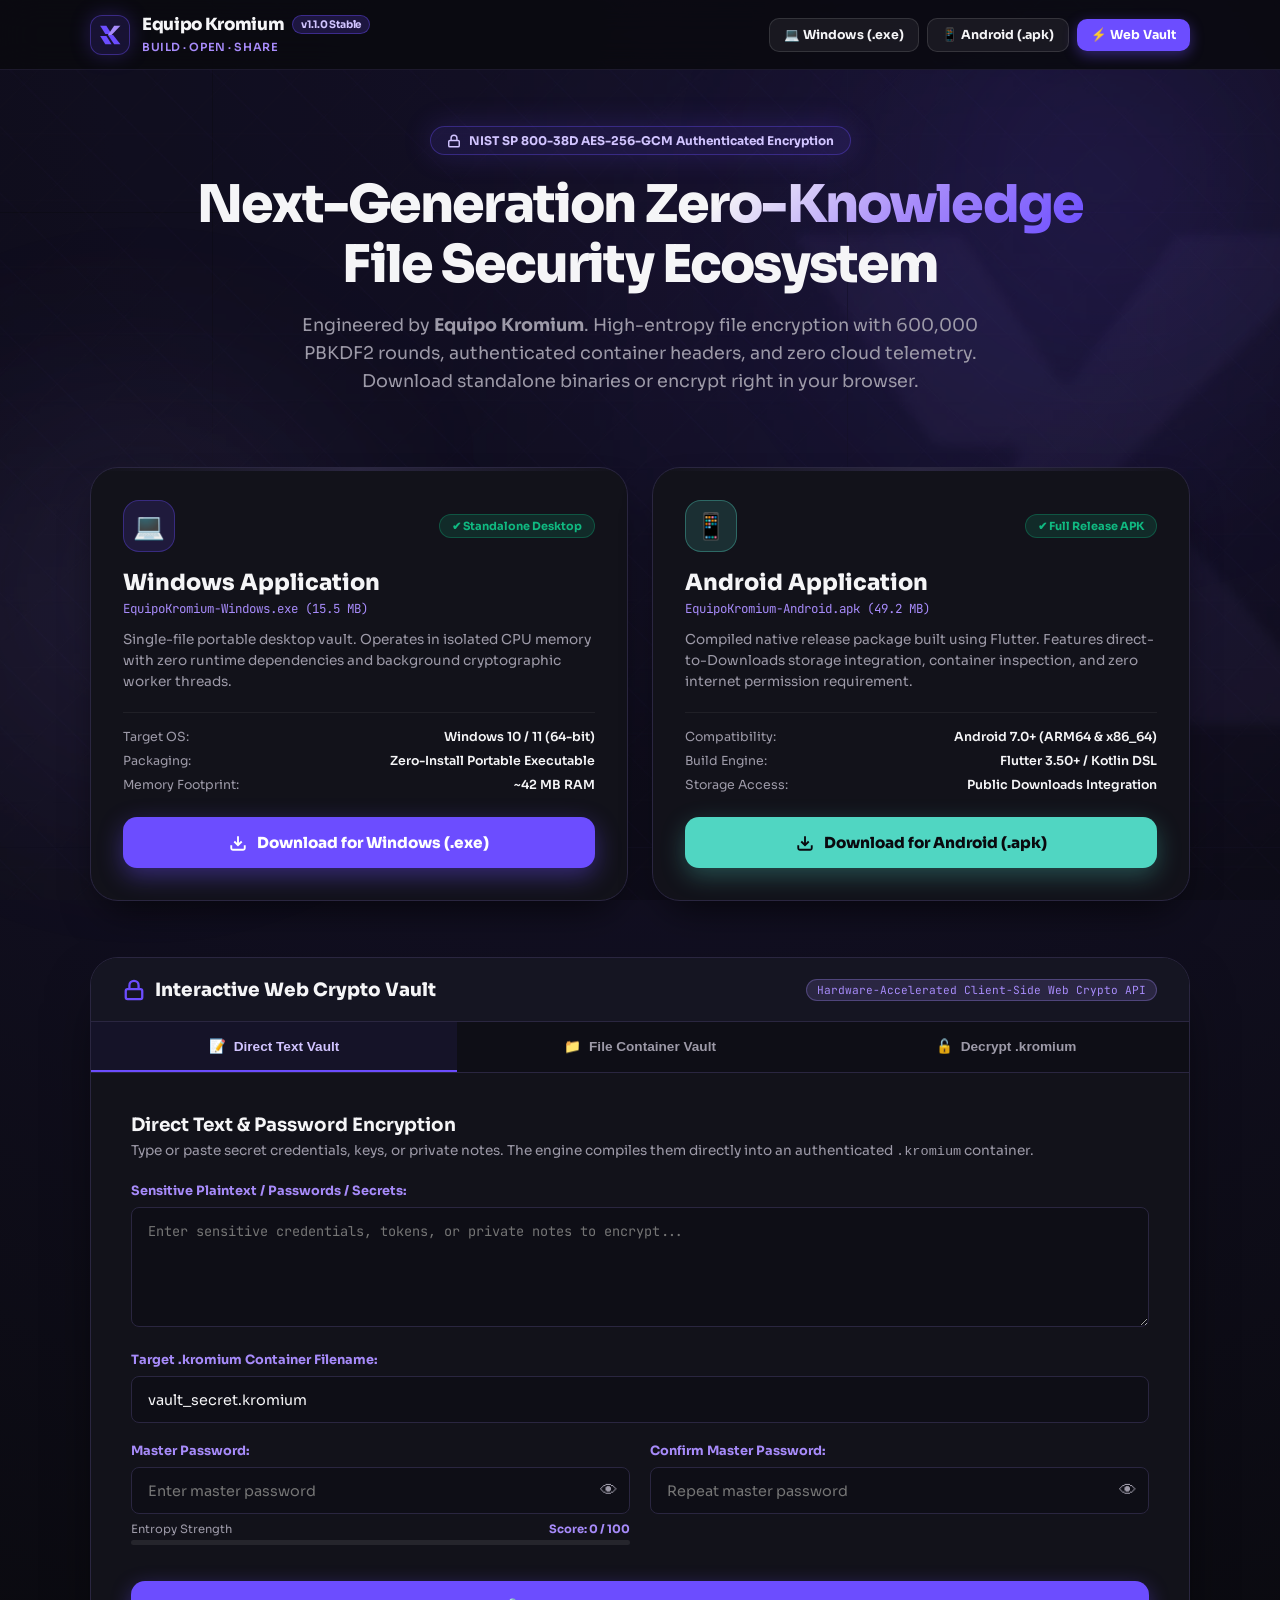
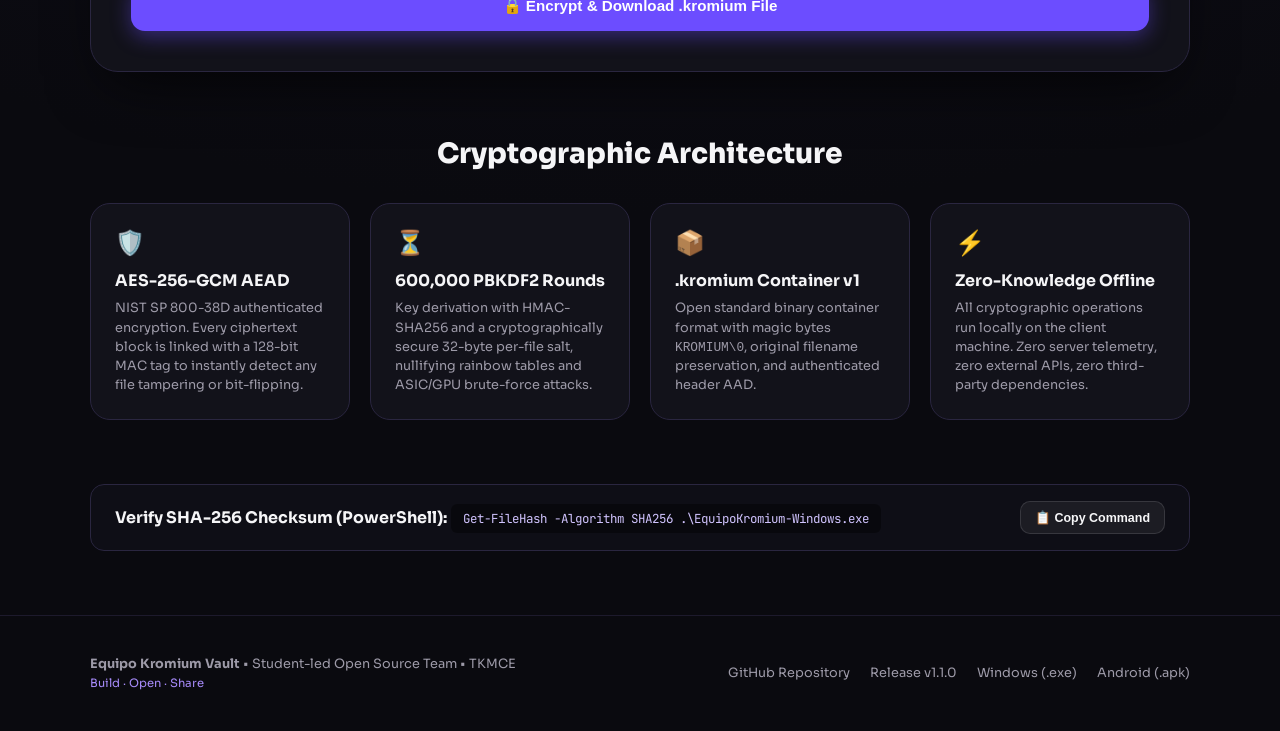
<file: index.html>
<!DOCTYPE html>
<html lang="en">
<head>
  <meta charset="UTF-8">
  <meta name="viewport" content="width=device-width, initial-scale=1.0">
  <title>Equipo Kromium Vault — Authenticated File Security Ecosystem</title>
  <meta name="description" content="Official Zero-Knowledge File Security Ecosystem by Equipo Kromium. Direct downloads for Windows (.exe) and Android (.apk), and instant in-browser client-side Web Vault powered by NIST SP 800-38D AES-256-GCM and PBKDF2.">
  <meta name="theme-color" content="#0A0A0F">

  <!-- PWA Manifest & Icons -->
  <link rel="manifest" href="manifest.webmanifest">
  <link rel="icon" type="image/x-icon" href="assets/favicon.ico">
  <link rel="icon" type="image/png" sizes="192x192" href="assets/icon-192.png">
  <link rel="apple-touch-icon" href="assets/icon-192.png">

  <!-- Optimized Google Fonts Loading (Display Swap, Preconnect) -->
  <link rel="preconnect" href="https://fonts.googleapis.com">
  <link rel="preconnect" href="https://fonts.gstatic.com" crossorigin>
  <link href="https://fonts.googleapis.com/css2?family=JetBrains+Mono:wght@400;600;700&family=Sora:wght@300;400;600;700;800&display=swap" rel="stylesheet">

  <link rel="stylesheet" href="style.css">
</head>
<body>
  <!-- Background Art & Ambient Glows -->
  <div class="bg-art-layer" aria-hidden="true"></div>
  <div class="ambient-glow glow-1" aria-hidden="true"></div>
  <div class="ambient-glow glow-2" aria-hidden="true"></div>

  <!-- Toast Notice -->
  <div id="toast" role="status" aria-live="polite"></div>

  <!-- App Header -->
  <header class="app-header">
    <div class="container header-flex">
      <a href="./" class="brand-combo">
        <svg class="brand-emblem-svg" viewBox="0 0 100 100" fill="none" xmlns="http://www.w3.org/2000/svg" aria-label="Equipo Kromium Logo">
          <polygon points="12,14 36,14 56,46 32,46" fill="#6C4DFF" />
          <polygon points="12,54 36,54 56,86 32,86" fill="#6C4DFF" />
          <polygon points="66,14 90,14 56,50 42,50" fill="#A78BFA" />
          <polygon points="42,50 62,50 90,86 66,86" fill="#6C4DFF" />
        </svg>
        <div class="brand-meta">
          <h1>Equipo Kromium <span class="version-pill">v1.1.0 Stable</span></h1>
          <span class="tagline">Build &middot; Open &middot; Share</span>
        </div>
      </a>

      <nav class="header-nav">
        <a href="https://github.com/creatorspara/equipo-kromium-vault/releases/latest/download/EquipoKromium-Windows.exe" class="btn-sm btn-ghost">
          <span>💻 Windows (.exe)</span>
        </a>
        <a href="https://github.com/creatorspara/equipo-kromium-vault/releases/latest/download/EquipoKromium-Android.apk" class="btn-sm btn-ghost">
          <span>📱 Android (.apk)</span>
        </a>
        <a href="#web-vault" class="btn-sm btn-primary-sm">
          <span>⚡ Web Vault</span>
        </a>
      </nav>
    </div>
  </header>

  <!-- Main Content -->
  <main class="container">
    <!-- Hero Section -->
    <section class="hero-section">
      <div class="badge-tag">
        <svg width="14" height="14" viewBox="0 0 24 24" fill="none" stroke="currentColor" stroke-width="2.5"><rect x="3" y="11" width="18" height="11" rx="2" ry="2"></rect><path d="M7 11V7a5 5 0 0 1 10 0v4"></path></svg>
        NIST SP 800-38D AES-256-GCM Authenticated Encryption
      </div>
      <h2 class="hero-title">
        Next-Generation <span class="gradient-text">Zero-Knowledge</span><br>File Security Ecosystem
      </h2>
      <p class="hero-desc">
        Engineered by <strong>Equipo Kromium</strong>. High-entropy file encryption with 600,000 PBKDF2 rounds, authenticated container headers, and zero cloud telemetry. Download standalone binaries or encrypt right in your browser.
      </p>
    </section>

    <!-- Platform Download Cards -->
    <section class="download-grid" id="downloads">
      <!-- Windows PC Card -->
      <article class="download-card">
        <div>
          <div class="card-header-row">
            <div class="platform-icon icon-pc">💻</div>
            <span class="status-badge badge-green">✔ Standalone Desktop</span>
          </div>
          <h3 class="card-title">Windows Application</h3>
          <div class="card-filename">EquipoKromium-Windows.exe (15.5 MB)</div>
          <p class="card-body-text">
            Single-file portable desktop vault. Operates in isolated CPU memory with zero runtime dependencies and background cryptographic worker threads.
          </p>
          <div class="specs-list">
            <div class="row"><span>Target OS:</span><span class="val">Windows 10 / 11 (64-bit)</span></div>
            <div class="row"><span>Packaging:</span><span class="val">Zero-Install Portable Executable</span></div>
            <div class="row"><span>Memory Footprint:</span><span class="val">~42 MB RAM</span></div>
          </div>
        </div>
        <a href="https://github.com/creatorspara/equipo-kromium-vault/releases/latest/download/EquipoKromium-Windows.exe" class="btn-download-lg btn-pc">
          <svg width="18" height="18" viewBox="0 0 24 24" fill="none" stroke="currentColor" stroke-width="2.5"><path d="M21 15v4a2 2 0 0 1-2 2H5a2 2 0 0 1-2-2v-4"></path><polyline points="7 10 12 15 17 10"></polyline><line x1="12" y1="15" x2="12" y2="3"></line></svg>
          Download for Windows (.exe)
        </a>
      </article>

      <!-- Android APK Card -->
      <article class="download-card">
        <div>
          <div class="card-header-row">
            <div class="platform-icon icon-android">📱</div>
            <span class="status-badge badge-green">✔ Full Release APK</span>
          </div>
          <h3 class="card-title">Android Application</h3>
          <div class="card-filename">EquipoKromium-Android.apk (49.2 MB)</div>
          <p class="card-body-text">
            Compiled native release package built using Flutter. Features direct-to-Downloads storage integration, container inspection, and zero internet permission requirement.
          </p>
          <div class="specs-list">
            <div class="row"><span>Compatibility:</span><span class="val">Android 7.0+ (ARM64 &amp; x86_64)</span></div>
            <div class="row"><span>Build Engine:</span><span class="val">Flutter 3.50+ / Kotlin DSL</span></div>
            <div class="row"><span>Storage Access:</span><span class="val">Public Downloads Integration</span></div>
          </div>
        </div>
        <a href="https://github.com/creatorspara/equipo-kromium-vault/releases/latest/download/EquipoKromium-Android.apk" class="btn-download-lg btn-android">
          <svg width="18" height="18" viewBox="0 0 24 24" fill="none" stroke="currentColor" stroke-width="2.5"><path d="M21 15v4a2 2 0 0 1-2 2H5a2 2 0 0 1-2-2v-4"></path><polyline points="7 10 12 15 17 10"></polyline><line x1="12" y1="15" x2="12" y2="3"></line></svg>
          Download for Android (.apk)
        </a>
      </article>
    </section>

    <!-- Interactive Client-Side Web Vault -->
    <section class="vault-section" id="web-vault">
      <div class="vault-wrapper">
        <div class="vault-header-bar">
          <div class="vault-header-title">
            <svg width="22" height="22" viewBox="0 0 24 24" fill="none" stroke="#6C4DFF" stroke-width="2.5"><rect x="3" y="11" width="18" height="11" rx="2" ry="2"></rect><path d="M7 11V7a5 5 0 0 1 10 0v4"></path></svg>
            <h2>Interactive Web Crypto Vault</h2>
          </div>
          <span class="spec-chip">Hardware-Accelerated Client-Side Web Crypto API</span>
        </div>

        <!-- Navigation Tabs -->
        <nav class="vault-nav-tabs" role="tablist">
          <button class="tab-btn active" data-tab="tab-text" role="tab">
            <span>📝</span> Direct Text Vault
          </button>
          <button class="tab-btn" data-tab="tab-file" role="tab">
            <span>📁</span> File Container Vault
          </button>
          <button class="tab-btn" data-tab="tab-decrypt" role="tab">
            <span>🔓</span> Decrypt .kromium
          </button>
        </nav>

        <!-- TAB 1: Direct Text Encryption -->
        <div class="tab-content active" id="tab-text" role="tabpanel">
          <div class="intro-desc">
            <h3>Direct Text &amp; Password Encryption</h3>
            <p>Type or paste secret credentials, keys, or private notes. The engine compiles them directly into an authenticated <code>.kromium</code> container.</p>
          </div>

          <div class="form-group">
            <label for="text-input">Sensitive Plaintext / Passwords / Secrets:</label>
            <textarea id="text-input" placeholder="Enter sensitive credentials, tokens, or private notes to encrypt..."></textarea>
          </div>

          <div class="form-group">
            <label for="text-filename">Target .kromium Container Filename:</label>
            <input type="text" id="text-filename" value="vault_secret.kromium" placeholder="vault_secret.kromium">
          </div>

          <div class="grid-2">
            <div class="form-group">
              <label for="text-password">Master Password:</label>
              <div class="pwd-field">
                <input type="password" id="text-password" placeholder="Enter master password">
                <button type="button" class="toggle-pwd" data-target="text-password" aria-label="Toggle password visibility">👁</button>
              </div>
              <div class="entropy-container">
                <div class="entropy-meta">
                  <span style="color: var(--text-muted);">Entropy Strength</span>
                  <span id="text-entropy-label" style="font-weight: 700; color: var(--secondary);">Score: 0 / 100</span>
                </div>
                <div class="entropy-track">
                  <div class="entropy-fill" id="text-entropy-fill"></div>
                </div>
              </div>
            </div>

            <div class="form-group">
              <label for="text-confirm">Confirm Master Password:</label>
              <div class="pwd-field">
                <input type="password" id="text-confirm" placeholder="Repeat master password">
                <button type="button" class="toggle-pwd" data-target="text-confirm" aria-label="Toggle confirm password visibility">👁</button>
              </div>
            </div>
          </div>

          <button id="btn-encrypt-text" class="btn-action">
            🔒 Encrypt &amp; Download .kromium File
          </button>
          <div id="text-result-box" class="result-box"></div>
        </div>

        <!-- TAB 2: File Container Encryption -->
        <div class="tab-content" id="tab-file" role="tabpanel">
          <div class="intro-desc">
            <h3>File Container Vault</h3>
            <p>Encrypt any file format (.pdf, .docx, .png, .db, .zip) into an encrypted <code>.kromium</code> container without uploading to any remote server.</p>
          </div>

          <div class="file-dropzone" id="file-dropzone">
            <div class="dropzone-icon">📁</div>
            <div class="dropzone-text">Click to choose or drag &amp; drop any target file</div>
            <div class="dropzone-sub">Files are processed 100% locally in browser memory via Web Crypto API</div>
            <input type="file" id="file-picker-input" style="display: none;">
            <div id="file-selected-badge" class="selected-badge"></div>
          </div>

          <div class="grid-2">
            <div class="form-group">
              <label for="file-password">Master Password:</label>
              <div class="pwd-field">
                <input type="password" id="file-password" placeholder="Enter master password">
                <button type="button" class="toggle-pwd" data-target="file-password" aria-label="Toggle password visibility">👁</button>
              </div>
              <div class="entropy-container">
                <div class="entropy-meta">
                  <span style="color: var(--text-muted);">Entropy Strength</span>
                  <span id="file-entropy-label" style="font-weight: 700; color: var(--secondary);">Score: 0 / 100</span>
                </div>
                <div class="entropy-track">
                  <div class="entropy-fill" id="file-entropy-fill"></div>
                </div>
              </div>
            </div>

            <div class="form-group">
              <label for="file-confirm">Confirm Master Password:</label>
              <div class="pwd-field">
                <input type="password" id="file-confirm" placeholder="Repeat master password">
                <button type="button" class="toggle-pwd" data-target="file-confirm" aria-label="Toggle confirm password visibility">👁</button>
              </div>
            </div>
          </div>

          <button id="btn-encrypt-file" class="btn-action">
            🔒 Encrypt File to .kromium
          </button>
          <div id="file-result-box" class="result-box"></div>
        </div>

        <!-- TAB 3: Decrypt Container -->
        <div class="tab-content" id="tab-decrypt" role="tabpanel">
          <div class="intro-desc">
            <h3>Tamper-Evident Decryption</h3>
            <p>Select any <code>.kromium</code> container. The cryptographic engine verifies the 16-byte GCM authentication tag before releasing the payload.</p>
          </div>

          <div class="file-dropzone" id="decrypt-dropzone">
            <div class="dropzone-icon">🔓</div>
            <div class="dropzone-text">Select or drag &amp; drop a .kromium container file</div>
            <div class="dropzone-sub">Authenticated against 128-bit GCM MAC and PBKDF2 salt</div>
            <input type="file" id="decrypt-file-input" accept=".kromium,.bin" style="display: none;">
            <div id="decrypt-selected-badge" class="selected-badge"></div>
          </div>

          <div class="form-group">
            <label for="decrypt-password">Master Password:</label>
            <div class="pwd-field">
              <input type="password" id="decrypt-password" placeholder="Enter password used to encrypt this container">
              <button type="button" class="toggle-pwd" data-target="decrypt-password" aria-label="Toggle password visibility">👁</button>
            </div>
          </div>

          <button id="btn-decrypt-container" class="btn-action">
            🔓 Decrypt &amp; Authenticate Container
          </button>
          <div id="decrypt-result-box" class="result-box"></div>
        </div>
      </div>
    </section>

    <!-- Technical Architecture Specifications -->
    <section class="specs-section">
      <h3 class="specs-title">Cryptographic Architecture</h3>
      <div class="specs-grid">
        <div class="spec-card">
          <div class="spec-card-icon">🛡️</div>
          <h4 class="spec-card-title">AES-256-GCM AEAD</h4>
          <p class="spec-card-desc">NIST SP 800-38D authenticated encryption. Every ciphertext block is linked with a 128-bit MAC tag to instantly detect any file tampering or bit-flipping.</p>
        </div>
        <div class="spec-card">
          <div class="spec-card-icon">⏳</div>
          <h4 class="spec-card-title">600,000 PBKDF2 Rounds</h4>
          <p class="spec-card-desc">Key derivation with HMAC-SHA256 and a cryptographically secure 32-byte per-file salt, nullifying rainbow tables and ASIC/GPU brute-force attacks.</p>
        </div>
        <div class="spec-card">
          <div class="spec-card-icon">📦</div>
          <h4 class="spec-card-title">.kromium Container v1</h4>
          <p class="spec-card-desc">Open standard binary container format with magic bytes <code>KROMIUM\0</code>, original filename preservation, and authenticated header AAD.</p>
        </div>
        <div class="spec-card">
          <div class="spec-card-icon">⚡</div>
          <h4 class="spec-card-title">Zero-Knowledge Offline</h4>
          <p class="spec-card-desc">All cryptographic operations run locally on the client machine. Zero server telemetry, zero external APIs, zero third-party dependencies.</p>
        </div>
      </div>
    </section>

    <!-- Integrity Verification Bar -->
    <section class="verify-bar">
      <div>
        <span style="font-weight: 700; color: var(--text-white);">Verify SHA-256 Checksum (PowerShell):</span>
        <code class="verify-code">Get-FileHash -Algorithm SHA256 .\EquipoKromium-Windows.exe</code>
      </div>
      <button onclick="copyCommand('Get-FileHash -Algorithm SHA256 .\\EquipoKromium-Windows.exe')" class="btn-sm btn-ghost">
        <span>📋 Copy Command</span>
      </button>
    </section>
  </main>

  <!-- App Footer -->
  <footer class="app-footer">
    <div class="container footer-flex">
      <div>
        <strong>Equipo Kromium Vault</strong> &bull; Student-led Open Source Team &bull; TKMCE
        <div style="font-size: 0.72rem; color: var(--secondary); margin-top: 4px;">
          Build &middot; Open &middot; Share
        </div>
      </div>
      <div class="footer-links">
        <a href="https://github.com/creatorspara/equipo-kromium-vault" target="_blank" rel="noopener">GitHub Repository</a>
        <a href="https://github.com/creatorspara/equipo-kromium-vault/releases/tag/v1.1.0" target="_blank" rel="noopener">Release v1.1.0</a>
        <a href="https://github.com/creatorspara/equipo-kromium-vault/releases/latest/download/EquipoKromium-Windows.exe">Windows (.exe)</a>
        <a href="https://github.com/creatorspara/equipo-kromium-vault/releases/latest/download/EquipoKromium-Android.apk">Android (.apk)</a>
      </div>
    </div>
  </footer>

  <script src="app.js" defer></script>
</body>
</html>
</file>
<file: style.css>
/* ==========================================================================
   Equipo Kromium Vault - Unified Design System & Stylesheet
   Brand Kit: #0A0A0F (Obsidian), #6C4DFF (Purple), #A78BFA (Lavender),
              #D1C4FF (Light Purple), #F5F5F7 (Text), #12121A (Card), #2A2640 (Border)
   Typography: 'Sora', sans-serif | 'JetBrains Mono', monospace
   Tagline: "Build · Open · Share"
   ========================================================================== */

:root {
  --bg: #0A0A0F;
  --bg-gradient: radial-gradient(circle at 50% 0%, rgba(108, 77, 255, 0.15) 0%, rgba(10, 10, 15, 1) 75%);
  --card-bg: #12121A;
  --card-bg-elevated: #181824;
  --card-border: #2A2640;
  --card-border-focus: #6C4DFF;
  --primary: #6C4DFF;
  --primary-hover: #5A3DE6;
  --primary-glow: rgba(108, 77, 255, 0.4);
  --secondary: #A78BFA;
  --light-accent: #D1C4FF;
  --teal: #50D6C2;
  --teal-glow: rgba(80, 214, 194, 0.3);
  --text-white: #F5F5F7;
  --text-muted: #9D9AA8;
  --input-bg: #0E0E16;
  --danger: #EF4444;
  --warning: #F59E0B;
  --success: #10B981;
  --radius-sm: 8px;
  --radius-md: 14px;
  --radius-lg: 20px;
  --radius-xl: 28px;
  --transition: all 0.25s cubic-bezier(0.16, 1, 0.3, 1);
}

*, *::before, *::after {
  box-sizing: border-box;
  margin: 0;
  padding: 0;
}

html {
  font-family: 'Sora', -apple-system, BlinkMacSystemFont, "Segoe UI", Roboto, sans-serif;
  background-color: var(--bg);
  color: var(--text-white);
  scroll-behavior: smooth;
  text-rendering: optimizeLegibility;
  -webkit-font-smoothing: antialiased;
}

body {
  min-height: 100vh;
  display: flex;
  flex-direction: column;
  position: relative;
  overflow-x: hidden;
  background-color: var(--bg);
  background-image: var(--bg-gradient);
}

/* Background Artwork Layer */
.bg-art-layer {
  position: fixed;
  top: 0;
  left: 0;
  width: 100vw;
  height: 100vh;
  pointer-events: none;
  z-index: 0;
  opacity: 0.35;
  background-position: center top;
  background-repeat: no-repeat;
  background-size: cover;
  transform: translateZ(0);
}

@media (max-width: 768px) {
  .bg-art-layer {
    background-image: url('assets/enhanced_background_mobile.webp');
    opacity: 0.25;
  }
}

@media (min-width: 769px) {
  .bg-art-layer {
    background-image: url('assets/enhanced_background.webp');
  }
}

/* Fallback if WebP isn't supported */
.no-webp .bg-art-layer {
  background-image: url('assets/enhanced_background.png');
}

/* Ambient Radial Glows */
.ambient-glow {
  position: fixed;
  border-radius: 50%;
  filter: blur(120px);
  pointer-events: none;
  z-index: 0;
}
.glow-1 {
  width: 550px;
  height: 550px;
  top: -100px;
  right: -100px;
  background: radial-gradient(circle, rgba(108, 77, 255, 0.18) 0%, transparent 70%);
}
.glow-2 {
  width: 450px;
  height: 450px;
  bottom: 10%;
  left: -80px;
  background: radial-gradient(circle, rgba(167, 139, 250, 0.12) 0%, transparent 70%);
}

.container {
  max-width: 1140px;
  margin: 0 auto;
  padding: 0 1.25rem;
  width: 100%;
  position: relative;
  z-index: 2;
}

/* Header */
header.app-header {
  position: sticky;
  top: 0;
  z-index: 100;
  background: rgba(10, 10, 15, 0.85);
  backdrop-filter: blur(16px);
  -webkit-backdrop-filter: blur(16px);
  border-bottom: 1px solid rgba(42, 38, 64, 0.6);
  padding: 0.85rem 0;
}

.header-flex {
  display: flex;
  align-items: center;
  justify-content: space-between;
  gap: 1rem;
}

.brand-combo {
  display: flex;
  align-items: center;
  gap: 12px;
  text-decoration: none;
  color: inherit;
}

.brand-emblem-svg {
  width: 40px;
  height: 40px;
  border-radius: 12px;
  background: rgba(108, 77, 255, 0.15);
  border: 1px solid rgba(108, 77, 255, 0.4);
  padding: 6px;
  box-shadow: 0 0 20px rgba(108, 77, 255, 0.25);
  flex-shrink: 0;
}

.brand-meta h1 {
  font-size: 1.05rem;
  font-weight: 800;
  letter-spacing: -0.02em;
  display: flex;
  align-items: center;
  gap: 8px;
}

.brand-meta .tagline {
  font-size: 0.7rem;
  color: var(--secondary);
  font-weight: 600;
  letter-spacing: 0.05em;
  text-transform: uppercase;
}

.version-pill {
  font-size: 0.65rem;
  font-weight: 700;
  padding: 2px 8px;
  border-radius: 9999px;
  background: rgba(108, 77, 255, 0.2);
  border: 1px solid rgba(108, 77, 255, 0.4);
  color: var(--light-accent);
}

.header-nav {
  display: flex;
  align-items: center;
  gap: 8px;
}

.btn-sm {
  font-size: 0.78rem;
  font-weight: 700;
  padding: 8px 14px;
  border-radius: 10px;
  text-decoration: none;
  display: inline-flex;
  align-items: center;
  gap: 6px;
  cursor: pointer;
  transition: var(--transition);
  border: none;
}

.btn-ghost {
  background: rgba(255, 255, 255, 0.06);
  border: 1px solid rgba(255, 255, 255, 0.12);
  color: var(--text-white);
}
.btn-ghost:hover {
  background: rgba(255, 255, 255, 0.12);
  border-color: rgba(255, 255, 255, 0.2);
}

.btn-primary-sm {
  background: var(--primary);
  color: #fff;
  box-shadow: 0 4px 14px var(--primary-glow);
}
.btn-primary-sm:hover {
  background: var(--primary-hover);
  transform: translateY(-1px);
}

/* Hero Section */
.hero-section {
  padding: 3.5rem 0 2rem;
  text-align: center;
}

.badge-tag {
  display: inline-flex;
  align-items: center;
  gap: 8px;
  padding: 6px 16px;
  border-radius: 9999px;
  background: rgba(108, 77, 255, 0.12);
  border: 1px solid rgba(108, 77, 255, 0.35);
  color: var(--light-accent);
  font-size: 0.75rem;
  font-weight: 700;
  margin-bottom: 1.25rem;
  box-shadow: 0 0 30px rgba(108, 77, 255, 0.2);
}

.hero-title {
  font-size: clamp(2rem, 5vw, 3.25rem);
  font-weight: 800;
  letter-spacing: -0.035em;
  line-height: 1.15;
  margin-bottom: 1rem;
}

.hero-title .gradient-text {
  background: linear-gradient(135deg, #F5F5F7 20%, #A78BFA 60%, #6C4DFF 100%);
  -webkit-background-clip: text;
  -webkit-text-fill-color: transparent;
}

.hero-desc {
  font-size: clamp(0.9rem, 2vw, 1.1rem);
  color: var(--text-muted);
  max-width: 680px;
  margin: 0 auto 2.5rem;
  line-height: 1.6;
}

/* Download Cards Grid */
.download-grid {
  display: grid;
  grid-template-columns: repeat(auto-fit, minmax(310px, 1fr));
  gap: 1.5rem;
  margin-bottom: 3.5rem;
}

.download-card {
  background: var(--card-bg);
  border: 1px solid var(--card-border);
  border-radius: var(--radius-xl);
  padding: 2rem;
  display: flex;
  flex-direction: column;
  justify-content: space-between;
  gap: 1.5rem;
  position: relative;
  overflow: hidden;
  transition: var(--transition);
  box-shadow: 0 20px 40px -15px rgba(0, 0, 0, 0.7);
}

.download-card::before {
  content: '';
  position: absolute;
  top: 0;
  left: 0;
  right: 0;
  height: 3px;
  background: linear-gradient(90deg, transparent, var(--card-border), transparent);
  transition: var(--transition);
}

.download-card:hover {
  transform: translateY(-4px);
  border-color: rgba(108, 77, 255, 0.6);
  box-shadow: 0 25px 50px -10px rgba(108, 77, 255, 0.25);
}

.download-card:hover::before {
  background: linear-gradient(90deg, transparent, var(--primary), transparent);
}

.card-header-row {
  display: flex;
  justify-content: space-between;
  align-items: center;
}

.platform-icon {
  width: 52px;
  height: 52px;
  border-radius: 16px;
  display: flex;
  align-items: center;
  justify-content: center;
  font-size: 1.6rem;
}

.icon-pc {
  background: rgba(108, 77, 255, 0.15);
  border: 1px solid rgba(108, 77, 255, 0.35);
  color: var(--light-accent);
}

.icon-android {
  background: rgba(80, 214, 194, 0.15);
  border: 1px solid rgba(80, 214, 194, 0.35);
  color: var(--teal);
}

.status-badge {
  font-size: 0.7rem;
  font-weight: 700;
  padding: 4px 12px;
  border-radius: 9999px;
  display: inline-flex;
  align-items: center;
  gap: 6px;
}

.badge-green {
  background: rgba(16, 185, 129, 0.15);
  border: 1px solid rgba(16, 185, 129, 0.3);
  color: var(--success);
}

.card-title {
  font-size: 1.4rem;
  font-weight: 800;
  margin: 1rem 0 0.25rem;
}

.card-filename {
  font-family: 'JetBrains Mono', monospace;
  font-size: 0.78rem;
  color: var(--secondary);
}

.card-body-text {
  font-size: 0.85rem;
  color: var(--text-muted);
  line-height: 1.55;
  margin: 0.75rem 0 1.25rem;
}

.specs-list {
  border-top: 1px solid rgba(255, 255, 255, 0.06);
  padding-top: 1rem;
  display: flex;
  flex-direction: column;
  gap: 0.5rem;
  font-size: 0.78rem;
}

.specs-list .row {
  display: flex;
  justify-content: space-between;
  color: var(--text-muted);
}

.specs-list .val {
  color: var(--text-white);
  font-weight: 600;
}

.btn-download-lg {
  width: 100%;
  padding: 1rem;
  border-radius: var(--radius-md);
  font-size: 0.95rem;
  font-weight: 800;
  display: flex;
  align-items: center;
  justify-content: center;
  gap: 10px;
  border: none;
  cursor: pointer;
  transition: var(--transition);
  text-decoration: none;
}

.btn-pc {
  background: var(--primary);
  color: #fff;
  box-shadow: 0 8px 24px var(--primary-glow);
}
.btn-pc:hover {
  background: var(--primary-hover);
  transform: translateY(-2px);
  box-shadow: 0 12px 30px rgba(108, 77, 255, 0.5);
}

.btn-android {
  background: var(--teal);
  color: #0A0A0F;
  box-shadow: 0 8px 24px var(--teal-glow);
}
.btn-android:hover {
  background: #42bca9;
  transform: translateY(-2px);
  box-shadow: 0 12px 30px rgba(80, 214, 194, 0.45);
}

/* Interactive Web Vault Card */
.vault-section {
  margin-bottom: 4rem;
}

.vault-wrapper {
  background: var(--card-bg);
  border: 1px solid var(--card-border);
  border-radius: var(--radius-xl);
  box-shadow: 0 25px 60px -20px rgba(0, 0, 0, 0.8);
  overflow: hidden;
}

.vault-header-bar {
  background: #151522;
  border-bottom: 1px solid var(--card-border);
  padding: 1.25rem 2rem;
  display: flex;
  flex-wrap: wrap;
  justify-content: space-between;
  align-items: center;
  gap: 1rem;
}

.vault-header-title {
  display: flex;
  align-items: center;
  gap: 10px;
}

.vault-header-title h2 {
  font-size: 1.15rem;
  font-weight: 800;
}

.spec-chip {
  font-family: 'JetBrains Mono', monospace;
  font-size: 0.7rem;
  padding: 3px 10px;
  border-radius: 9999px;
  background: rgba(167, 139, 250, 0.15);
  border: 1px solid rgba(167, 139, 250, 0.3);
  color: var(--secondary);
}

/* Tabs */
.vault-nav-tabs {
  display: flex;
  background: #0E0E16;
  border-bottom: 1px solid var(--card-border);
  overflow-x: auto;
}

.tab-btn {
  flex: 1;
  min-width: 170px;
  padding: 1rem 1.25rem;
  background: transparent;
  border: none;
  color: var(--text-muted);
  font-size: 0.85rem;
  font-weight: 700;
  display: flex;
  align-items: center;
  justify-content: center;
  gap: 8px;
  cursor: pointer;
  transition: var(--transition);
  border-bottom: 2px solid transparent;
}

.tab-btn:hover {
  color: var(--text-white);
  background: rgba(255, 255, 255, 0.02);
}

.tab-btn.active {
  color: var(--light-accent);
  border-bottom-color: var(--primary);
  background: rgba(108, 77, 255, 0.08);
}

.tab-content {
  display: none;
  padding: 2.5rem;
  animation: fadeIn 0.3s ease;
}

.tab-content.active {
  display: block;
}

@keyframes fadeIn {
  from { opacity: 0; transform: translateY(6px); }
  to { opacity: 1; transform: translateY(0); }
}

.intro-desc {
  margin-bottom: 1.5rem;
}

.intro-desc h3 {
  font-size: 1.15rem;
  font-weight: 700;
  margin-bottom: 0.35rem;
}

.intro-desc p {
  font-size: 0.85rem;
  color: var(--text-muted);
}

/* Form Styles */
.form-group {
  margin-bottom: 1.25rem;
}

.form-group label {
  display: block;
  font-size: 0.8rem;
  font-weight: 700;
  color: var(--secondary);
  margin-bottom: 0.5rem;
}

input[type="text"],
input[type="password"],
textarea {
  width: 100%;
  background: var(--input-bg);
  border: 1px solid var(--card-border);
  border-radius: var(--radius-sm);
  padding: 0.85rem 1rem;
  color: var(--text-white);
  font-family: inherit;
  font-size: 0.9rem;
  transition: var(--transition);
  outline: none;
}

input[type="text"]:focus,
input[type="password"]:focus,
textarea:focus {
  border-color: var(--primary);
  box-shadow: 0 0 0 3px rgba(108, 77, 255, 0.2);
}

textarea {
  resize: vertical;
  min-height: 120px;
  font-family: 'JetBrains Mono', monospace;
  font-size: 0.85rem;
}

.pwd-field {
  position: relative;
  display: flex;
  align-items: center;
}

.pwd-field input {
  padding-right: 48px;
}

.toggle-pwd {
  position: absolute;
  right: 12px;
  background: transparent;
  border: none;
  color: var(--text-muted);
  cursor: pointer;
  font-size: 1.1rem;
  transition: var(--transition);
}
.toggle-pwd:hover {
  color: var(--text-white);
}

.grid-2 {
  display: grid;
  grid-template-columns: 1fr;
  gap: 1.25rem;
}
@media (min-width: 640px) {
  .grid-2 {
    grid-template-columns: 1fr 1fr;
  }
}

/* File Drop Zone */
.file-dropzone {
  border: 2px dashed var(--card-border);
  border-radius: var(--radius-md);
  padding: 2.5rem 1.5rem;
  text-align: center;
  cursor: pointer;
  background: rgba(14, 14, 22, 0.6);
  transition: var(--transition);
  margin-bottom: 1.5rem;
}

.file-dropzone:hover,
.file-dropzone.dragover {
  border-color: var(--primary);
  background: rgba(108, 77, 255, 0.08);
}

.dropzone-icon {
  font-size: 2.25rem;
  margin-bottom: 0.75rem;
  color: var(--secondary);
}

.dropzone-text {
  font-size: 0.95rem;
  font-weight: 700;
  margin-bottom: 0.25rem;
}

.dropzone-sub {
  font-size: 0.75rem;
  color: var(--text-muted);
}

.selected-badge {
  display: none;
  margin-top: 1rem;
  padding: 8px 16px;
  background: rgba(108, 77, 255, 0.2);
  border: 1px solid var(--primary);
  border-radius: 9999px;
  font-size: 0.8rem;
  font-weight: 700;
  color: var(--light-accent);
}

/* Entropy Bar */
.entropy-container {
  margin-top: 0.5rem;
}

.entropy-meta {
  display: flex;
  justify-content: space-between;
  font-size: 0.72rem;
  margin-bottom: 4px;
}

.entropy-track {
  height: 5px;
  width: 100%;
  background: rgba(255, 255, 255, 0.08);
  border-radius: 9999px;
  overflow: hidden;
}

.entropy-fill {
  height: 100%;
  width: 0%;
  transition: width 0.3s ease, background-color 0.3s ease;
}

/* Action Button */
.btn-action {
  width: 100%;
  padding: 1rem;
  border-radius: var(--radius-md);
  font-size: 0.95rem;
  font-weight: 800;
  background: var(--primary);
  color: #fff;
  border: none;
  cursor: pointer;
  display: flex;
  align-items: center;
  justify-content: center;
  gap: 10px;
  transition: var(--transition);
  box-shadow: 0 6px 20px var(--primary-glow);
  margin-top: 1rem;
}

.btn-action:hover {
  background: var(--primary-hover);
  transform: translateY(-1px);
}

.btn-action:disabled {
  opacity: 0.5;
  cursor: not-allowed;
  transform: none;
}

/* Status / Result Box */
.result-box {
  margin-top: 1.5rem;
  padding: 1.25rem;
  border-radius: var(--radius-md);
  background: #0E0E16;
  border: 1px solid var(--card-border);
  display: none;
  animation: fadeIn 0.3s ease;
}

.result-box.success {
  border-color: rgba(16, 185, 129, 0.4);
  background: rgba(16, 185, 129, 0.05);
}

.result-box.error {
  border-color: rgba(239, 68, 68, 0.4);
  background: rgba(239, 68, 68, 0.05);
}

.meta-grid {
  display: grid;
  grid-template-columns: repeat(auto-fit, minmax(180px, 1fr));
  gap: 0.75rem;
  margin-top: 1rem;
}

.meta-item {
  background: rgba(0, 0, 0, 0.3);
  padding: 0.6rem 0.85rem;
  border-radius: 8px;
  font-size: 0.75rem;
}
.meta-item .k {
  color: var(--text-muted);
  font-size: 0.65rem;
  text-transform: uppercase;
  font-family: 'JetBrains Mono', monospace;
}
.meta-item .v {
  color: var(--light-accent);
  font-weight: 700;
  font-family: 'JetBrains Mono', monospace;
  margin-top: 2px;
  word-break: break-all;
}

/* Architecture Specs Section */
.specs-section {
  margin-bottom: 4rem;
}

.specs-title {
  text-align: center;
  font-size: 1.75rem;
  font-weight: 800;
  margin-bottom: 2rem;
}

.specs-grid {
  display: grid;
  grid-template-columns: repeat(auto-fit, minmax(240px, 1fr));
  gap: 1.25rem;
}

.spec-card {
  background: var(--card-bg);
  border: 1px solid var(--card-border);
  border-radius: var(--radius-lg);
  padding: 1.5rem;
  transition: var(--transition);
}
.spec-card:hover {
  border-color: rgba(108, 77, 255, 0.4);
  transform: translateY(-2px);
}

.spec-card-icon {
  font-size: 1.5rem;
  margin-bottom: 0.75rem;
}

.spec-card-title {
  font-size: 1rem;
  font-weight: 700;
  margin-bottom: 0.5rem;
  color: var(--text-white);
}

.spec-card-desc {
  font-size: 0.8rem;
  color: var(--text-muted);
  line-height: 1.5;
}

/* Verification Command Bar */
.verify-bar {
  background: #0E0E16;
  border: 1px solid var(--card-border);
  border-radius: var(--radius-md);
  padding: 1rem 1.5rem;
  display: flex;
  flex-direction: column;
  gap: 0.75rem;
  margin-bottom: 4rem;
}
@media (min-width: 640px) {
  .verify-bar {
    flex-direction: row;
    align-items: center;
    justify-content: space-between;
  }
}

.verify-code {
  font-family: 'JetBrains Mono', monospace;
  font-size: 0.78rem;
  background: rgba(0, 0, 0, 0.4);
  padding: 6px 12px;
  border-radius: 6px;
  color: var(--light-accent);
}

/* Footer */
footer.app-footer {
  border-top: 1px solid rgba(42, 38, 64, 0.6);
  background: rgba(10, 10, 15, 0.95);
  padding: 2.5rem 0;
  color: var(--text-muted);
  font-size: 0.8rem;
}

.footer-flex {
  display: flex;
  flex-direction: column;
  align-items: center;
  text-align: center;
  gap: 1.25rem;
}
@media (min-width: 640px) {
  .footer-flex {
    flex-direction: row;
    justify-content: space-between;
    text-align: left;
  }
}

.footer-links {
  display: flex;
  gap: 1.25rem;
}

.footer-links a {
  color: var(--text-muted);
  text-decoration: none;
  transition: var(--transition);
}
.footer-links a:hover {
  color: var(--text-white);
}

/* Toast */
#toast {
  position: fixed;
  bottom: 2rem;
  right: 2rem;
  background: var(--card-bg-elevated);
  border: 1px solid var(--primary);
  color: var(--text-white);
  padding: 12px 20px;
  border-radius: 9999px;
  font-size: 0.85rem;
  font-weight: 700;
  box-shadow: 0 10px 30px rgba(0, 0, 0, 0.8);
  display: none;
  z-index: 200;
  animation: toastIn 0.3s cubic-bezier(0.16, 1, 0.3, 1);
}
@keyframes toastIn {
  from { opacity: 0; transform: translateY(15px); }
  to { opacity: 1; transform: translateY(0); }
}
</file>
